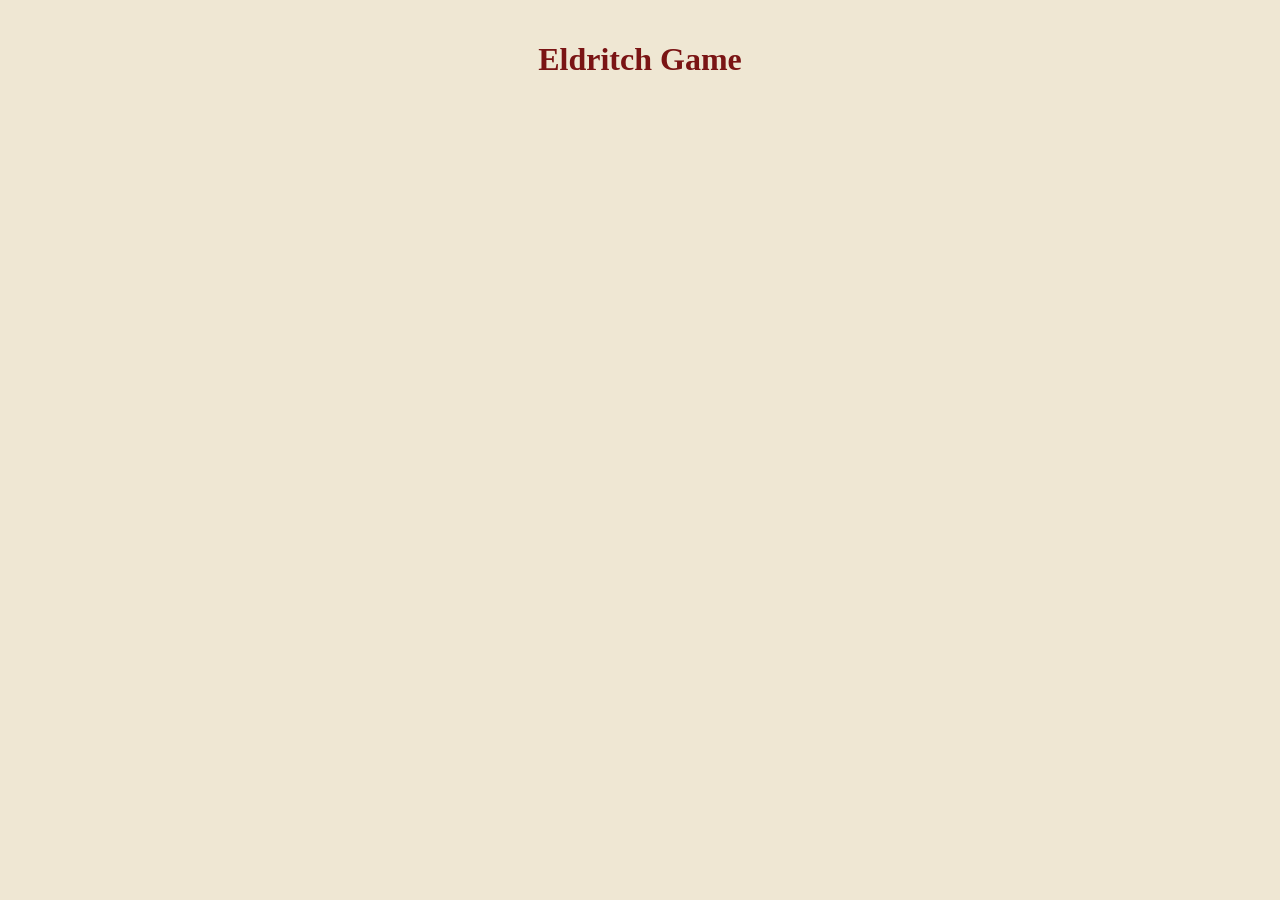
<file: src/index.html>
<!DOCTYPE html>
<html lang="en">
<head>
    <meta charset="UTF-8">
    
    <meta name="viewport" content="width=device-width, initial-scale=1.0">
    
    <title>Eldritch Game</title>

    <link rel="stylesheet" href="./css/style.css">
</head>

<body>
    <header>
        <h1>Eldritch Game</h1>
    </header>

    <main id="game">
        <!-- espaço do jogo -->
    </main>

    <script type="module" src="./js/main.js"></script>
  
</body>
</html>
</file>
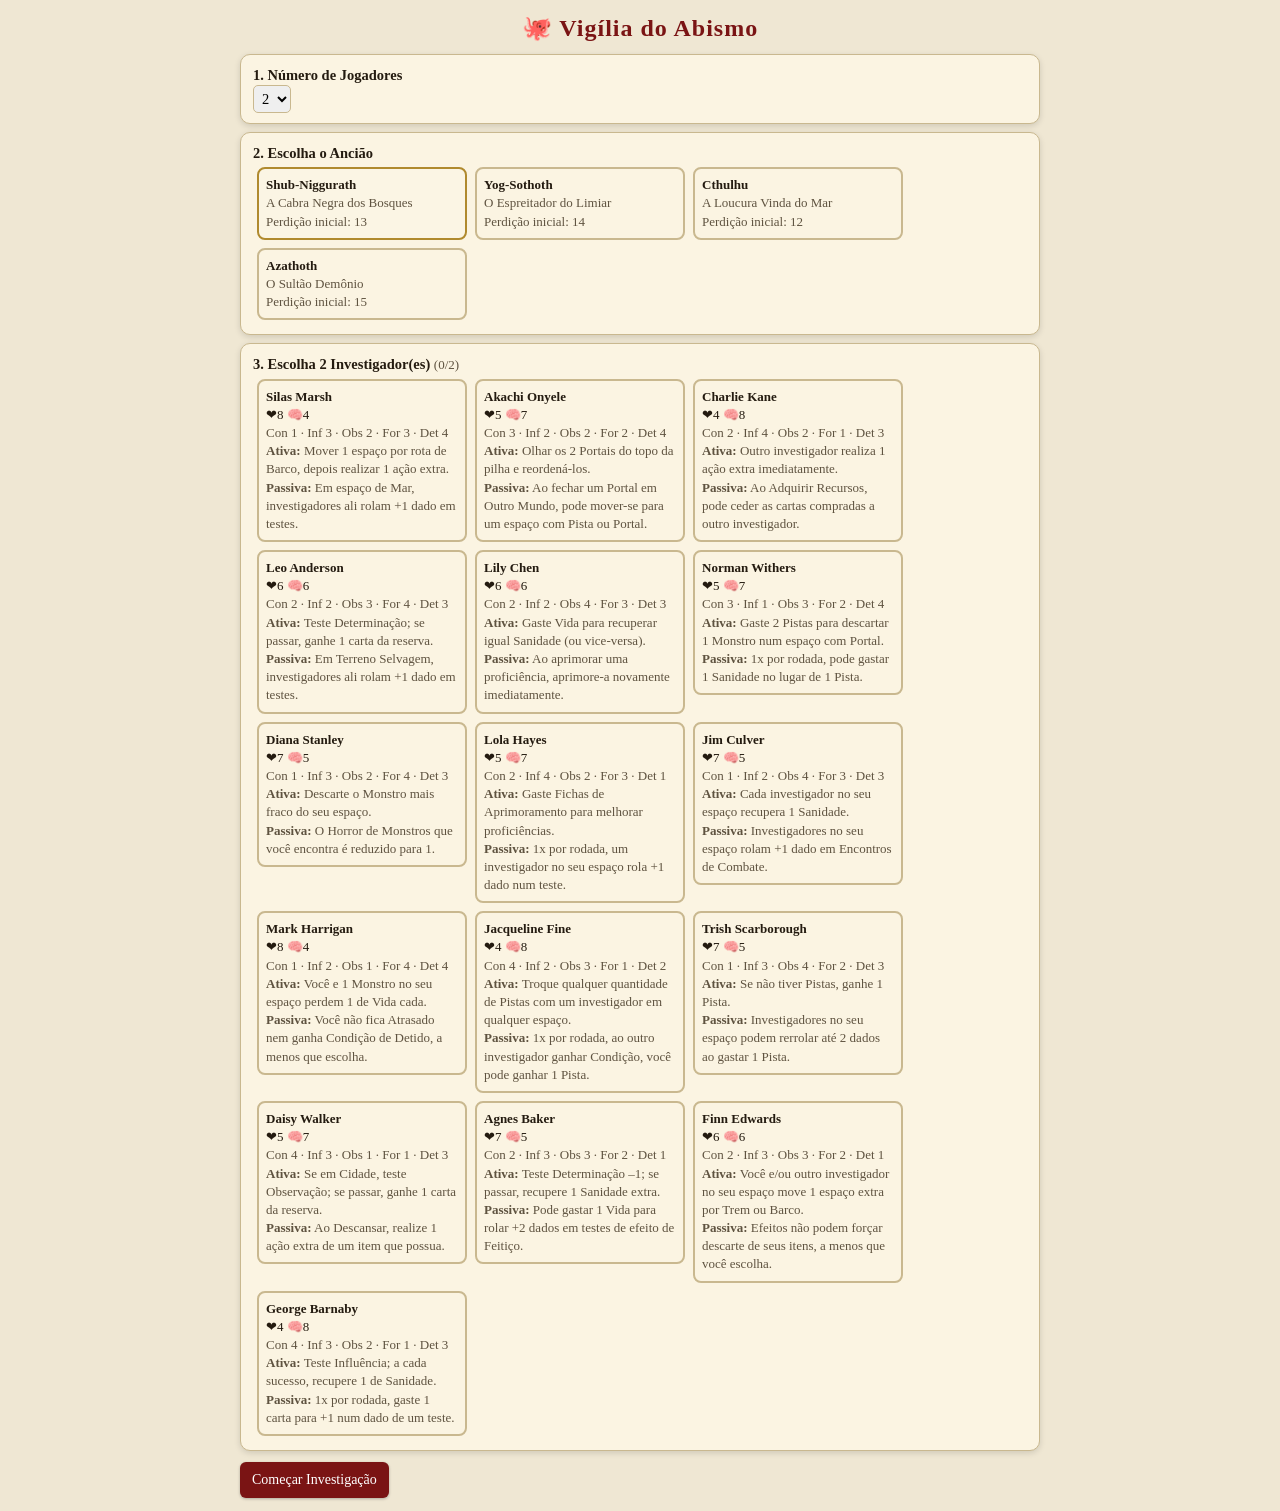
<file: eldritch-game.html>
<!DOCTYPE html><html lang="pt"><head><meta charset="utf-8"><meta name="viewport" content="width=device-width, initial-scale=1, viewport-fit=cover"><title>Vigília do Abismo</title>
<style>
:root{--bg:#efe7d3;--fg:#241b10;--cd:#fbf4e2;--ac:#7a1414;--ac2:#b08a2e;--mu:#5f5340;--bd:#c9b88f;box-sizing:border-box;padding-top:env(safe-area-inset-top,0px);padding-bottom:env(safe-area-inset-bottom,0px)}
@media(prefers-color-scheme:dark){:root:not([data-theme="light"]){--bg:#14100c;--fg:#ecdfc4;--cd:#231b13;--ac:#c85a4a;--ac2:#d9b25f;--mu:#a89675;--bd:#413522}}
:root[data-theme="dark"]{--bg:#14100c;--fg:#ecdfc4;--cd:#231b13;--ac:#c85a4a;--ac2:#d9b25f;--mu:#a89675;--bd:#413522}
*{box-sizing:border-box}html{scroll-padding-top:env(safe-area-inset-top,0px)}
body{margin:0;background:var(--bg);color:var(--fg);font:14.5px/1.4 Georgia,serif;max-width:1080px;margin:auto;padding:10px}
h1{font-size:24px;margin:2px 0 8px;color:var(--ac);text-align:center;letter-spacing:1px}
.c{background:var(--cd);border:1px solid var(--bd);border-radius:10px;padding:10px 12px;margin:8px 0;box-shadow:0 2px 6px #0002}
button{background:var(--ac);color:#fff;border:0;border-radius:6px;padding:8px 12px;margin:3px 4px 3px 0;font:inherit;font-size:14px;cursor:pointer;box-shadow:0 1px 3px #0004}
button:hover{filter:brightness(1.12)}button.ghost{background:transparent;color:var(--ac);border:1px solid var(--ac)}
.g{display:grid;grid-template-columns:1fr 1fr;gap:8px}@media(max-width:640px){.g{grid-template-columns:1fr}}
#lg{max-height:130px;overflow:auto;font-size:12.5px;color:var(--mu)}#lg div{padding:1px 0;border-bottom:1px dashed var(--bd)}
#lg div.myth{color:var(--fg);font-weight:bold}
svg{width:100%;max-width:100%}svg text{fill:var(--fg);font-size:9.5px;font-family:Georgia,serif}
#ov{position:fixed;inset:0;background:#000c;display:none;align-items:center;justify-content:center;text-align:center;color:#fff;font-size:20px;z-index:9}
.m{color:var(--mu);font-size:13px}.a{outline:3px solid var(--ac2)}
.tag{display:inline-block;background:var(--ac2);color:#211a08;border-radius:4px;padding:1px 6px;font-size:11px;margin-left:4px}
.pick{cursor:pointer;border:2px solid var(--bd);border-radius:8px;padding:7px;margin:4px;display:inline-block;width:210px;vertical-align:top;font-size:13px}
.pick.sel{border-color:var(--ac2);background:#ffffff11}
#setup{max-width:800px;margin:auto}
.bar{background:#0002;border-radius:5px;height:9px;overflow:hidden;margin:3px 0}
.bar>i{display:block;height:100%;background:var(--ac)}
.card{display:inline-block;border:1px solid var(--ac2);border-radius:7px;padding:5px 7px;margin:3px;background:#00000008;font-size:12px;vertical-align:top;max-width:180px}
.card b{color:var(--ac)}
.cardsPanel{min-height:30px}
select{font:inherit;padding:4px;border-radius:5px;border:1px solid var(--bd)}
</style></head><body>
<h1>🐙 Vigília do Abismo</h1>
<div id="setup"></div>
<div id="game" style="display:none">
<div class="c" id="st"></div><div class="c"><svg id="mp" viewBox="0 0 900 430"></svg></div>
<div class="c" id="bt"></div>
<div class="c"><b>Cartas na mesa</b><div class="cardsPanel" id="cp"></div></div>
<div class="g" id="iv"></div>
<div class="c m" id="lg"></div></div>
<div id="ov"><div id="ovt"></div></div>
<script>
const R=n=>Math.floor(Math.random()*n),sh=a=>a.map(x=>[Math.random(),x]).sort((p,q)=>p[0]-q[0]).map(x=>x[1]);
/* ===================== MAPA — 36 locais (15 nomeados + 21 numerados, como no tabuleiro) ===================== */
const N=[['São Francisco','C'],['Arkham','C'],['Espaço 1','C'],['Espaço 2','S'],['Espaço 3','S'],['Espaço 4','W'],['Espaço 5','W'],['Buenos Aires','C'],['Amazônia','W'],['Espaço 7','W'],['Espaço 8','S'],['Espaço 6','C'],['Londres','C'],['Espaço 9','W'],['Espaço 14','C'],['Roma','C'],['Espaço 10','W'],['Pirâmides','W'],['Coração da África','W'],['Espaço 15','C'],['Espaço 11','S'],['Espaço 12','S'],['Antártica','W'],['Istambul','C'],['Espaço 16','W'],['Espaço 17','C'],['Tunguska','W'],['Espaço 19','W'],['Himalaias','W'],['Espaço 18','S'],['Tóquio','C'],['Xangai','C'],['Espaço 20','C'],['Espaço 21','W'],['Sydney','C'],['Espaço 13','S']];
const P=[[70,150],[160,140],[60,230],[40,190],[90,320],[150,190],[190,170],[150,350],[190,300],[220,260],[260,230],[240,180],[330,90],[350,60],[380,140],[400,170],[340,240],[380,270],[360,310],[400,340],[300,370],[380,400],[440,405],[480,150],[540,120],[560,220],[600,90],[630,70],[600,190],[550,340],[700,140],[660,200],[700,270],[740,330],[720,390],[640,80]];
const RT=[[0,1,'T'],[0,2,'T'],[0,3,'B'],[1,2,'T'],[1,11,'T'],[2,11,'T'],[3,4,'B'],[4,7,'B'],[5,6,'T'],[5,9,'T'],[6,11,'T'],[7,8,'T'],[7,20,'B'],[8,9,'T'],[8,18,'B'],[9,10,'B'],[10,11,'B'],[10,20,'B'],[11,12,'T'],[12,13,'T'],[12,14,'T'],[13,24,'T'],[14,15,'T'],[14,23,'T'],[15,16,'T'],[15,19,'B'],[16,17,'T'],[16,18,'T'],[17,19,'B'],[17,23,'B'],[18,19,'T'],[18,20,'B'],[19,21,'B'],[20,21,'B'],[21,22,'B'],[22,29,'B'],[23,24,'T'],[23,25,'T'],[24,26,'T'],[24,35,'T'],[25,28,'T'],[25,29,'B'],[26,27,'T'],[26,28,'T'],[27,35,'T'],[28,29,'B'],[28,30,'T'],[29,32,'B'],[30,31,'T'],[30,35,'T'],[31,32,'T'],[31,25,'T'],[32,33,'T'],[33,34,'B'],[34,29,'B']];
const CS=N.map((_,i)=>i%5),SK=['Conhecimento','Influência','Observação','Força','Determinação'];
const G=['◆','▲','●'],OM=['Verde','Amarelo','Azul'];

/* ===================== MODELOS DE CARTA — copie o formato e adicione as suas ===================== */
// RECURSO (Resource): n=nome, v=valor p/ compra, sk=índice da proficiência (0-4), b=bônus, cmb=1 se só vale em combate
const RECURSOS=[{n:'Revólver .38',v:1,sk:3,b:2,cmb:1},{n:'Lanterna',v:1,sk:2,b:1},{n:'Tomo Arcano',v:2,sk:0,b:1},{n:'Contatos',v:2,sk:1,b:1},{n:'Amuleto',v:1,sk:4,b:1},{n:'Casaco Forrado',v:1,sk:3,b:1},{n:'Faca Ritual',v:2,sk:3,b:2,cmb:1},{n:'Cânfora',v:1,sk:0,b:1}];
// MODELO de Artefato — Artefatos não são descartados na Ação de Adquirir Recursos comum; adicione os seus aqui
const ARTEFATOS=[{n:'[Nome do Artefato — exemplo]',v:3,sk:0,b:3,texto:'Efeito de exemplo: Ganhe +3 em Conhecimento; 1x por partida, ignore o efeito de falha de um Encontro.'}];
// MODELO de Feitiço (Magia) — teste de Determinação para lançar
const MAGIAS=[{n:'[Nome do Feitiço — exemplo]',sk:4,texto:'Ação: teste Determinação. Sucesso: efeito benéfico de exemplo. Falha: perca 1 de Sanidade.'}];
// MODELO de Condição — efeito contínuo até ser descartada
const CONDICOES=[{n:'[Nome da Condição — exemplo]',texto:'Efeito de exemplo: enquanto tiver esta Condição, role -1 dado em testes de Força.'}];
// MONSTROS (n, horror, dano, resistência, modHorrorTest, modDanoTest)
const MONSTROS=[['Carniçal',1,1,2,0,0],['Cultista',0,1,1,0,0],['Profundo',2,2,2,-1,0],['Zumbi',1,2,2,0,-1],['Sombra Rastejante',2,1,3,0,0],['Bruxa',2,1,2,-1,0],['Aberração',3,2,3,0,-1],['Lobisomem',1,3,3,0,0],['Vulto',2,2,2,0,0]];
// MODELO de Monstro Único — mesmo formato do array acima; adicione linhas nesse array
// ['Nome do Monstro', horror, dano, resistência, modTesteHorror, modTesteDano]

// MODELO de carta do Mito — cor G(verde)/Y(amarela)/B(azul), título e texto lido na Fase do Mito
const MITO_CARTAS=[{cor:'G',titulo:'[Nome da carta do Mito — exemplo]',texto:'Texto narrativo de exemplo. Efeito de exemplo: avance a Perdição em 1 se houver 2+ Portais no tabuleiro.'}];
// MODELO de Mistério — anc = nome do Ancião a que pertence, local = onde resolver, pistas = custo
const MISTERIOS=[{anc:'Shub-Niggurath',titulo:'[Nome do Mistério — exemplo]',local:'Arkham',pistas:3,texto:'Descrição de exemplo do que investigar para solucionar este Mistério.'}];
// MODELO de carta de Pesquisa — obtida ao resolver um Encontro de Pesquisa (marcador de Pista)
const PESQUISA=[{n:'[Nome da carta de Pesquisa — exemplo]',sk:2,texto:'Efeito de exemplo: teste Observação. Sucesso: ganhe 1 Pista extra. Falha: perca 1 de Sanidade.'}];
/* ===================== FIM DOS MODELOS ===================== */

/* 16 investigadores reais, com habilidade Ativa (ação) e Passiva (constante) */
const INV=[
{n:'Silas Marsh',hp:8,sn:4,sk:[1,3,2,3,4],act:'Mover 1 espaço por rota de Barco, depois realizar 1 ação extra.',pas:'Em espaço de Mar, investigadores ali rolam +1 dado em testes.'},
{n:'Akachi Onyele',hp:5,sn:7,sk:[3,2,2,2,4],act:'Olhar os 2 Portais do topo da pilha e reordená-los.',pas:'Ao fechar um Portal em Outro Mundo, pode mover-se para um espaço com Pista ou Portal.'},
{n:'Charlie Kane',hp:4,sn:8,sk:[2,4,2,1,3],act:'Outro investigador realiza 1 ação extra imediatamente.',pas:'Ao Adquirir Recursos, pode ceder as cartas compradas a outro investigador.'},
{n:'Leo Anderson',hp:6,sn:6,sk:[2,2,3,4,3],act:'Teste Determinação; se passar, ganhe 1 carta da reserva.',pas:'Em Terreno Selvagem, investigadores ali rolam +1 dado em testes.'},
{n:'Lily Chen',hp:6,sn:6,sk:[2,2,4,3,3],act:'Gaste Vida para recuperar igual Sanidade (ou vice-versa).',pas:'Ao aprimorar uma proficiência, aprimore-a novamente imediatamente.'},
{n:'Norman Withers',hp:5,sn:7,sk:[3,1,3,2,4],act:'Gaste 2 Pistas para descartar 1 Monstro num espaço com Portal.',pas:'1x por rodada, pode gastar 1 Sanidade no lugar de 1 Pista.'},
{n:'Diana Stanley',hp:7,sn:5,sk:[1,3,2,4,3],act:'Descarte o Monstro mais fraco do seu espaço.',pas:'O Horror de Monstros que você encontra é reduzido para 1.'},
{n:'Lola Hayes',hp:5,sn:7,sk:[2,4,2,3,1],act:'Gaste Fichas de Aprimoramento para melhorar proficiências.',pas:'1x por rodada, um investigador no seu espaço rola +1 dado num teste.'},
{n:'Jim Culver',hp:7,sn:5,sk:[1,2,4,3,3],act:'Cada investigador no seu espaço recupera 1 Sanidade.',pas:'Investigadores no seu espaço rolam +1 dado em Encontros de Combate.'},
{n:'Mark Harrigan',hp:8,sn:4,sk:[1,2,1,4,4],act:'Você e 1 Monstro no seu espaço perdem 1 de Vida cada.',pas:'Você não fica Atrasado nem ganha Condição de Detido, a menos que escolha.'},
{n:'Jacqueline Fine',hp:4,sn:8,sk:[4,2,3,1,2],act:'Troque qualquer quantidade de Pistas com um investigador em qualquer espaço.',pas:'1x por rodada, ao outro investigador ganhar Condição, você pode ganhar 1 Pista.'},
{n:'Trish Scarborough',hp:7,sn:5,sk:[1,3,4,2,3],act:'Se não tiver Pistas, ganhe 1 Pista.',pas:'Investigadores no seu espaço podem rerrolar até 2 dados ao gastar 1 Pista.'},
{n:'Daisy Walker',hp:5,sn:7,sk:[4,3,1,1,3],act:'Se em Cidade, teste Observação; se passar, ganhe 1 carta da reserva.',pas:'Ao Descansar, realize 1 ação extra de um item que possua.'},
{n:'Agnes Baker',hp:7,sn:5,sk:[2,3,3,2,1],act:'Teste Determinação –1; se passar, recupere 1 Sanidade extra.',pas:'Pode gastar 1 Vida para rolar +2 dados em testes de efeito de Feitiço.'},
{n:'Finn Edwards',hp:6,sn:6,sk:[2,3,3,2,1],act:'Você e/ou outro investigador no seu espaço move 1 espaço extra por Trem ou Barco.',pas:'Efeitos não podem forçar descarte de seus itens, a menos que você escolha.'},
{n:'George Barnaby',hp:4,sn:8,sk:[4,3,2,1,3],act:'Teste Influência; a cada sucesso, recupere 1 de Sanidade.',pas:'1x por rodada, gaste 1 carta para +1 num dado de um teste.'}];

/* 4 Anciões reais */
const ANC=[{n:'Shub-Niggurath',sub:'A Cabra Negra dos Bosques',doom:13,my:[[1,2,1],[3,2,1],[2,4,0]],fin:'Batalha no Bosque — derrote o Monstro Épico Shub-Niggurath.'},
{n:'Yog-Sothoth',sub:'O Espreitador do Limiar',doom:14,my:[[0,2,1],[2,3,1],[3,4,0]],fin:'A Chave e o Portal — confronte Yog-Sothoth num espaço com Portal.'},
{n:'Cthulhu',sub:'A Loucura Vinda do Mar',doom:12,my:[[0,2,2],[1,3,0],[3,4,0]],fin:'Ressurgido do Mar — derrote o Monstro Épico Cthulhu.'},
{n:'Azathoth',sub:'O Sultão Demônio',doom:15,my:[[1,2,1],[2,3,1],[2,4,0]],fin:'O Mundo é Devorado — evite que a Perdição chegue a 0 após o despertar.'}];

let s,sel={a:0,np:2,inv:[]};
function setupUI(){const el=document.getElementById('setup');
 el.innerHTML=`<div class="c"><b>1. Número de Jogadores</b><br><select onchange="sel.np=+this.value;sel.inv=sel.inv.slice(0,sel.np);setupUI()">${[1,2,3,4,5,6,7,8].map(n=>`<option value="${n}" ${sel.np==n?'selected':''}>${n}</option>`).join('')}</select></div>
 <div class="c"><b>2. Escolha o Ancião</b><br>${ANC.map((a,i)=>`<div class="pick ${sel.a==i?'sel':''}" onclick="sel.a=${i};setupUI()"><b>${a.n}</b><div class="m">${a.sub}</div><div class="m">Perdição inicial: ${a.doom}</div></div>`).join('')}</div>
 <div class="c"><b>3. Escolha ${sel.np} Investigador(es)</b> <span class="m">(${sel.inv.length}/${sel.np})</span><br>${INV.map((v,i)=>`<div class="pick ${sel.inv.includes(i)?'sel':''}" onclick="tglInv(${i})"><b>${v.n}</b><br>❤${v.hp} 🧠${v.sn}<div class="m">${SK.map((k,j)=>k.slice(0,3)+' '+v.sk[j]).join(' · ')}</div><div class="m"><b>Ativa:</b> ${v.act}</div><div class="m"><b>Passiva:</b> ${v.pas}</div></div>`).join('')}</div>
 <button ${sel.inv.length!=sel.np?'disabled':''} onclick="nw()">Começar Investigação</button>`}
function tglInv(i){const p=sel.inv.indexOf(i);if(p>=0)sel.inv.splice(p,1);else if(sel.inv.length<sel.np)sel.inv.push(i);setupUI()}
function nw(){const anc=ANC[sel.a];const d=[];anc.my.forEach(([g,y,b])=>d.push(...sh([...Array(g).fill('G'),...Array(y).fill('Y'),...Array(b).fill('B')])));
 s={anc,inv:sel.inv.map((ix,i)=>({...INV[ix],i,mh:INV[ix].hp,ms:INV[ix].sn,at:i%N.length,cl:0,tk:[],it:[],im:[0,0,0,0,0]})),lead:0,acts:2,used:{},moved:0,tkm:0,ph:'act',doom:anc.doom,omen:0,gates:{},mon:{},clues:{},deck:d,mys:0,awake:0,dk:sh([...RECURSOS,...RECURSOS]),rs:[],fought:{},over:0,lg:[],lastMyth:null};
 s.rs=s.dk.splice(0,4);spawnGate();spawnClue();spawnClue();log(`Preparação concluída. Ancião: ${anc.n}. Perdição em ${anc.doom}. Solucionem 3 Mistérios para vencer.`,1);s.cur=0;
 document.getElementById('setup').style.display='none';document.getElementById('game').style.display='block';render()}
function log(t,main){if(main)s.lg.unshift(t)} // log só recebe ações principais e texto de cartas do Mito
function spawnMon(c){const m=MONSTROS[R(MONSTROS.length)];(s.mon[c]=s.mon[c]||[]).push({n:m[0],hor:m[1],dmg:m[2],res:m[3],mh:m[4],md:m[5],h:0})}
function spawnGate(){const f=N.map((_,i)=>i).filter(i=>!(i in s.gates));if(!f.length)return;const c=f[R(f.length)];s.gates[c]=R(3);spawnMon(c)}
function spawnClue(){const f=N.map((_,i)=>i).filter(i=>!s.clues[i]);if(f.length){const c=f[R(f.length)];s.clues[c]=1}}
function T(v,k,mod=0,cmb=0){const b=Math.max(0,...v.it.filter(i=>i.sk==k&&(!i.cmb||cmb)).map(i=>i.b));const n=Math.max(1,v.sk[k]+v.im[k]+mod+b);let r=Array.from({length:n},()=>1+R(6));
 while(v.cl>0&&r.some(x=>x<5)&&confirm(`${v.n} testa ${SK[k]} (${n} dados): [${r}] = ${r.filter(x=>x>=5).length} sucesso(s). Gastar 1 Pista para rerrolar 1 dado?`)){v.cl--;r[r.findIndex(x=>x<5)]=1+R(6)}
 return r.filter(x=>x>=5).length}
function hurt(v,h,sn){v.hp=Math.max(0,v.hp-h);v.sn=Math.max(0,v.sn-sn);if(!v.def&&(v.hp<=0||v.sn<=0))defeat(v)}
function heal(v,h,sn){v.hp=Math.min(v.mh,v.hp+h);v.sn=Math.min(v.ms,v.sn+sn)}
function defeat(v){v.def=1;s.doom--;v.cl=0;v.it=[];v.tk=[];log(`${v.n} foi DERROTADO! A Perdição avança (–1).`,1);if(s.awake)v.out=1;chk()}
function chk(){if(s.doom<=0&&!s.awake){s.doom=0;s.awake=1;log(`☠ ${s.anc.n} DESPERTOU! Mistério Final: ${s.anc.fin}`,1)}
 if(s.inv.every(v=>v.out))end(0,'Todos os investigadores foram eliminados.')}
function end(w,t){s.over=1;document.getElementById('ov').style.display='flex';document.getElementById('ovt').innerHTML=`<b>${w?'VITÓRIA':'DERROTA'}</b><br>${t}<br><br><button onclick="document.getElementById('ov').style.display='none';document.getElementById('game').style.display='none';document.getElementById('setup').style.display='block';sel={a:0,np:2,inv:[]};setupUI()">Nova Partida</button>`}
const V=()=>s.inv[s.cur],mons=c=>s.mon[c]||[];
const rtOf=(a,b)=>RT.find(r=>(r[0]==a&&r[1]==b)||(r[0]==b&&r[1]==a));
function nxt(){return s.inv.findIndex((v,i)=>i>s.cur&&!v.def&&!v.out)}
function firstAlive(){return s.inv.findIndex(v=>!v.def&&!v.out)}
function useAct(k){if(s.ph!='act')return 0;if(s.used[k]){alert('Cada ação só pode ser feita uma vez por turno.');return 0}s.used[k]=1;s.acts--;s.tkm=0;return 1}
function after(){if(s.acts<=0)endAct();render()}
function endAct(){const n=nxt();if(n>=0){s.cur=n;s.acts=2;s.used={};s.moved=0;s.tkm=0}else{s.ph='enc';s.cur=firstAlive();s.fought={};if(s.cur<0)s.ph='myth'}}
function go(c){const v=V();if(s.ph!='act'||s.over)return;const r=rtOf(v.at,c);if(!r){alert('Só é possível viajar para espaços adjacentes.');return}
 if(!s.moved){if(!useAct('trv'))return;s.moved=1;v.at=c;s.tkm=1;log(`${v.n} viaja para ${N[c][0]}.`,1);after()}
 else if(s.tkm){const t=v.tk.indexOf(r[2]);if(t<0){alert('Você não tem um bilhete para essa rota (Trem/Barco).');return}v.tk.splice(t,1);v.at=c;log(`${v.n} gasta um bilhete e avança para ${N[c][0]}.`,1);render()}
 else alert('Ação de Viajar já usada.')}
function rest(){const v=V();if(mons(v.at).length){alert('Não é possível descansar com Monstro no espaço.');return}if(!useAct('rest'))return;heal(v,1,1);log(`${v.n} descansa (+1 Vida, +1 Sanidade).`,1);after()}
function tick(t){const v=V(),ok=RT.some(r=>(r[0]==v.at||r[1]==v.at)&&r[2]==t);if(!ok){alert('Não há rota desse tipo conectada ao seu espaço.');return}if(!useAct('tk'))return;v.tk.push(t);if(v.tk.length>2)v.tk.shift();log(`${v.n} obtém bilhete de ${t=='T'?'Trem':'Barco'}.`,1);after()}
function acq(){const v=V();if(N[v.at][1]!='C'){alert('Só em espaços de Cidade.');return}if(mons(v.at).length){alert('Não é possível com Monstro no espaço.');return}if(!useAct('acq'))return;const o=T(v,1);
 [...s.rs].forEach(c=>{if(c.v<=o&&confirm(`Pegar "${c.n}" (valor ${c.v})?`)){v.it.push(c);s.rs[s.rs.indexOf(c)]=s.dk.length?s.dk.shift():null;log(`${v.n} recebe ${c.n}.`,1)}});s.rs=s.rs.filter(x=>x);while(s.rs.length<4&&s.dk.length)s.rs.push(s.dk.shift());after()}
function trade(){const v=V(),o=s.inv.find(x=>x!=v&&x.at==v.at&&!x.def&&!x.out);if(!o||!v.cl){alert('Precisa de outro investigador no espaço e de 1 Pista.');return}if(!useAct('trd'))return;v.cl--;o.cl++;log(`${v.n} dá 1 Pista a ${o.n}.`,1);after()}
function special(){const v=V();if(!useAct('sp'))return;
 if(v.n=='Lily Chen'){const n=parseInt(prompt('Vida a gastar p/ recuperar mesma Sanidade (negativo = inverso):','1'))||0;if(n>0){const k=Math.min(n,v.hp-1,v.ms-v.sn);v.hp-=k;v.sn+=k}else if(n<0){const k=Math.min(-n,v.sn-1,v.mh-v.hp);v.sn-=k;v.hp+=k}}
 else if(v.n=='Leo Anderson'||v.n=='Daisy Walker'){if(T(v,4)){const c=s.rs[0];if(c){v.it.push(c);s.rs.shift();if(s.dk.length)s.rs.push(s.dk.shift())}}}
 else if(v.n=='Jacqueline Fine'||v.n=='Norman Withers'){const o=s.inv.find(x=>x!=v&&!x.def&&!x.out);if(o&&v.cl){v.cl--;o.cl++}}
 else if(v.n=='Charlie Kane'){const o=s.inv.find(x=>x!=v&&!x.def&&!x.out);if(o){s.cur=o.i;s.acts++;log(`Charlie Kane concede uma ação extra a ${o.n}.`,1)}}
 else if(v.n=='Silas Marsh'||v.n=='Finn Edwards'){const t=RT.find(r=>(r[0]==v.at||r[1]==v.at)&&(r[2]=='B'||r[2]=='T'));if(t){v.at=t[0]==v.at?t[1]:t[0];s.acts++}}
 else if(v.n=='Jim Culver'){s.inv.filter(x=>x.at==v.at&&!x.def&&!x.out).forEach(x=>heal(x,0,1))}
 else if(v.n=='Mark Harrigan'){const m=mons(v.at)[0];if(m){hurt(v,1,0);m.h++}}
 else if(v.n=='Diana Stanley'){const ms=mons(v.at);if(ms.length){s.mon[v.at]=ms.slice(1)}}
 else heal(v,0,1);
 log(`${v.n} usa sua habilidade ativa: ${v.act}`,1);after()}
function fight(){const v=V();let ms=[...mons(v.at)];ms.forEach(m=>{if(v.def)return;const a=T(v,4,m.mh+(v.n=='Diana Stanley'?0:0));const horDmg=Math.max(0,(m.hor-(v.n=='Diana Stanley'?Math.min(m.hor-1,0):0))-a);if(m.hor>a)hurt(v,0,Math.min(m.hor,m.hor-a));if(v.def)return;const b=T(v,3,m.md,1);if(m.dmg>b)hurt(v,m.dmg-b,0);m.h+=b;if(m.h>=m.res){s.mon[v.at]=mons(v.at).filter(x=>x!=m);log(`${v.n} derrota o Monstro ${m.n} em ${N[v.at][0]}.`,1)}else log(`${v.n} enfrenta ${m.n} e não o derrota.`,1)});
 s.fought[v.i]=1;if(v.def||mons(v.at).length)endEnc();else{s.fought[v.i]=2;render()}}
function encL(){const x=V(),k=CS[x.at],o=T(x,k);if(o){if(x.im[k]<2){x.im[k]++}else{heal(x,1,1)}}else hurt(x,0,1);endEnc()}
function encC(){const x=V(),o=T(x,0);if(o){delete s.clues[x.at];x.cl++;const c=PESQUISA[R(PESQUISA.length)];log(`${x.n} resolve Pesquisa em ${N[x.at][0]}: obtém 1 Pista.`,1)}else hurt(x,0,1);endEnc()}
function encG(){const x=V(),o=T(x,2,-1);if(o){delete s.gates[x.at];x.cl++;log(`${x.n} fecha o Portal em ${N[x.at][0]} e obtém 1 Pista.`,1)}else{if(x.cl&&confirm('Gastar 1 Pista para não perder 3 Sanidade?'))x.cl--;else hurt(x,0,3)}endEnc()}
function mysteryFor(){const list=MISTERIOS.filter(m=>m.anc==s.anc.n);return list.length>s.mys?list[s.mys]:{local:N[(s.mys*3+1)%N.length][0],pistas:3,titulo:'Mistério Genérico '+(s.mys+1)}}
function encM(){const x=V();if(s.mys>=3&&!s.awake){alert('O Mistério Final só existe após o despertar.');return}
 const ms=s.mys<3?mysteryFor():{local:'Arkham',pistas:4};const locIdx=N.findIndex(n=>n[0]==ms.local);
 if((locIdx>=0?locIdx:1)!=x.at||x.cl<ms.pistas){alert(`Precisa estar em ${ms.local} com ${ms.pistas} Pistas.`);return}
 x.cl-=ms.pistas;if(s.mys<3){s.mys++;log(`✔ Mistério solucionado (${s.mys}/3): ${ms.titulo||''}`,1);if(s.mys==3&&!s.awake){end(1,`Três Mistérios solucionados. ${s.anc.n} foi banido!`);return}}else{end(1,`Mistério Final solucionado: ${s.anc.fin}`);return}endEnc()}
function endEnc(){const n=nxt();if(n>=0){s.cur=n}else s.ph='myth';render()}
function myth(){if(!s.deck.length){end(0,'O baralho do Mito acabou.');return}const c=s.deck.shift();
 const custom=MITO_CARTAS.find(m=>m.cor==c&&!m.titulo.includes('exemplo'));
 s.lastMyth=custom||{cor:c,titulo:{G:'Carta Verde',Y:'Carta Amarela',B:'Carta Azul'}[c],texto:'(carta genérica gerada automaticamente — adicione as suas em MITO_CARTAS)'};
 log(`── FASE DO MITO: ${s.lastMyth.titulo} ── ${s.lastMyth.texto}`,1);
 if(c!='Y'){s.omen=(s.omen+1)%3;const n=Object.values(s.gates).filter(g=>g==s.omen).length;s.doom-=n}
 spawnGate();if(c!='G'){const m=Object.keys(s.gates).filter(k=>s.gates[k]==s.omen);if(m.length)m.forEach(k=>spawnMon(+k));else spawnGate()}
 spawnClue();if(c=='B'){s.inv.forEach(v=>{if(!v.def&&!v.out)hurt(v,0,1)})}
 chk();if(s.over)return;s.inv.forEach(v=>{if(v.def&&!v.out){Object.assign(v,{hp:v.mh,sn:v.ms,def:0,at:0})}});
 s.lead=(s.lead+1)%s.inv.length;s.ph='act';s.cur=firstAlive();s.acts=2;s.used={};s.moved=0;s.tkm=0;if(s.cur<0)s.cur=0;render()}
function render(){const v=V(),ms=s.mys<3?mysteryFor():{local:'Arkham',pistas:4};
 document.getElementById('st').innerHTML=`<b>${s.anc.n}</b> <span class="tag">${s.ph=='act'?'1 · Ação':s.ph=='enc'?'2 · Encontros':'3 · Mito'}</span> · ${s.inv.length} jogador(es)<br>
 Perdição: <b>${s.doom}</b>/${s.anc.doom}<div class="bar"><i style="width:${100*s.doom/s.anc.doom}%"></i></div>
 Presságio: <b>${G[s.omen]} ${OM[s.omen]}</b> · Mistérios: ${s.mys}/3 · Mito restante: ${s.deck.length}<br>
 ${s.awake?'☠ ANCIÃO DESPERTO — ':''}Objetivo: ${s.mys<3?'gastar '+ms.pistas+' Pistas em '+ms.local:(s.awake?'Mistério Final: '+s.anc.fin:'—')}
 <div class="m">Chefe: ${s.inv[s.lead].n}${s.ph=='act'?` · Vez de ${v.n}: ${s.acts} ação(ões)`:s.ph=='enc'?` · Encontro de ${v.n}`:''}</div>`;
 let m='';RT.forEach(r=>{m+=`<line x1="${P[r[0]][0]}" y1="${P[r[0]][1]}" x2="${P[r[1]][0]}" y2="${P[r[1]][1]}" stroke="${r[2]=='T'?'#a33':'#38a'}" stroke-width="2" ${r[2]=='B'?'stroke-dasharray="5 4"':''}/>`});
 N.forEach((n,i)=>{const [x,y]=P[i],adj=s.ph=='act'&&rtOf(v.at,i);const rad=n[1]=='C'?13:9;m+=`<g onclick="go(${i})" style="cursor:pointer"><circle cx="${x}" cy="${y}" r="${rad}" fill="var(--cd)" stroke="${adj?'#d80':'var(--mu)'}" stroke-width="${adj?3.5:1.5}"/><text x="${x}" y="${y+22}" text-anchor="middle">${n[0]}</text>`;
  if(i in s.gates)m+=`<text x="${x-4}" y="${y+4}" style="font-size:11px">${G[s.gates[i]]}</text>`;if(mons(i).length)m+=`<text x="${x+9}" y="${y-9}" style="fill:#c22;font-size:10px">☠${mons(i).length}</text>`;if(s.clues[i])m+=`<text x="${x-17}" y="${y-6}" style="font-size:11px">🔍</text>`;
  s.inv.filter(o=>o.at==i&&!o.def).forEach((o,j)=>m+=`<circle cx="${x-9+j*10}" cy="${y-17}" r="4.5" fill="hsl(${o.i*45+20},70%,45%)"/>`);m+='</g>'});
 document.getElementById('mp').innerHTML=m+'<text x="8" y="422" style="font-size:9px">Vermelho = Trem/Terra · tracejado = Barco · ◆▲● Portais · ☠ Monstros · 🔍 Pistas</text>';
 let b='';if(s.ph=='act'){b=`Clique num espaço adjacente para <b>Viajar</b> (depois gaste bilhetes para avançar mais).<br><button onclick="rest()">Descansar</button><button onclick="tick('T')">Bilhete de Trem</button><button onclick="tick('B')">Bilhete de Barco</button><button onclick="acq()">Adquirir Recursos</button><button onclick="trade()">Trocar (dar Pista)</button><button onclick="special()">Ação: ${v.act}</button><button class="ghost" onclick="s.acts=0;endAct();render()">Encerrar ações</button>`}
 else if(s.ph=='enc'){const ml=mons(v.at);if(ml.length&&s.fought[v.i]!=2)b=`Monstros aqui: ${ml.map(x=>x.n).join(', ')}. <button onclick="fight()">Enfrentar todos (Combate)</button>`;else b=`<button onclick="encL()">Encontro Local (${SK[CS[v.at]]})</button>${s.clues[v.at]?'<button onclick="encC()">Encontro de Pesquisa</button>':''}${v.at in s.gates?'<button onclick="encG()">Encontro em Outro Mundo</button>':''}<button onclick="encM()">Solucionar Mistério</button><button class="ghost" onclick="endEnc()">Passar</button>`}
 else b='<button onclick="myth()">Resolver Carta do Mito</button>';document.getElementById('bt').innerHTML=b;
 document.getElementById('cp').innerHTML=s.rs.map(c=>`<div class="card"><b>${c.n}</b><br>Valor ${c.v} · ${SK[c.sk].slice(0,4)}+${c.b}${c.cmb?' (combate)':''}</div>`).join('')+(s.lastMyth?`<div class="card" style="max-width:260px"><b>${s.lastMyth.titulo}</b><br>${s.lastMyth.texto}</div>`:'')+s.inv.flatMap(o=>o.it).map(c=>`<div class="card"><b>${c.n}</b><br>${SK[c.sk].slice(0,4)}+${c.b}</div>`).join('');
 document.getElementById('iv').innerHTML=s.inv.map(o=>`<div class="c ${o==v&&!s.over?'a':''}"><b>${o.n}</b> — ${N[o.at][0]}${o.def?' (DERROTADO)':''}<br>❤ ${o.hp}/${o.mh} · 🧠 ${o.sn}/${o.ms} · 🔍 ${o.cl} · Bilhetes: ${o.tk.map(t=>t=='T'?'Trem':'Barco').join(', ')||'—'}<br>${SK.map((k,i)=>k.slice(0,4)+' '+(o.sk[i]+o.im[i])).join(' · ')}<br><span class="m">Passiva: ${o.pas}</span></div>`).join('');
 document.getElementById('lg').innerHTML=s.lg.slice(0,50).map(x=>'<div class="'+(x.includes('FASE DO MITO')?'myth':'')+'">'+x+'</div>').join('')}
setupUI();
</script></body></html>
</file>
<file: src/css/style.css>
body {
	margin: 0;
	background: #efe7d3;
	color: #241b10;
	font-family: Georgia, serif;
}

header {
	text-align: center;
	padding: 20px;
}

h1 {
	color: #7a1414;
}
</file>
